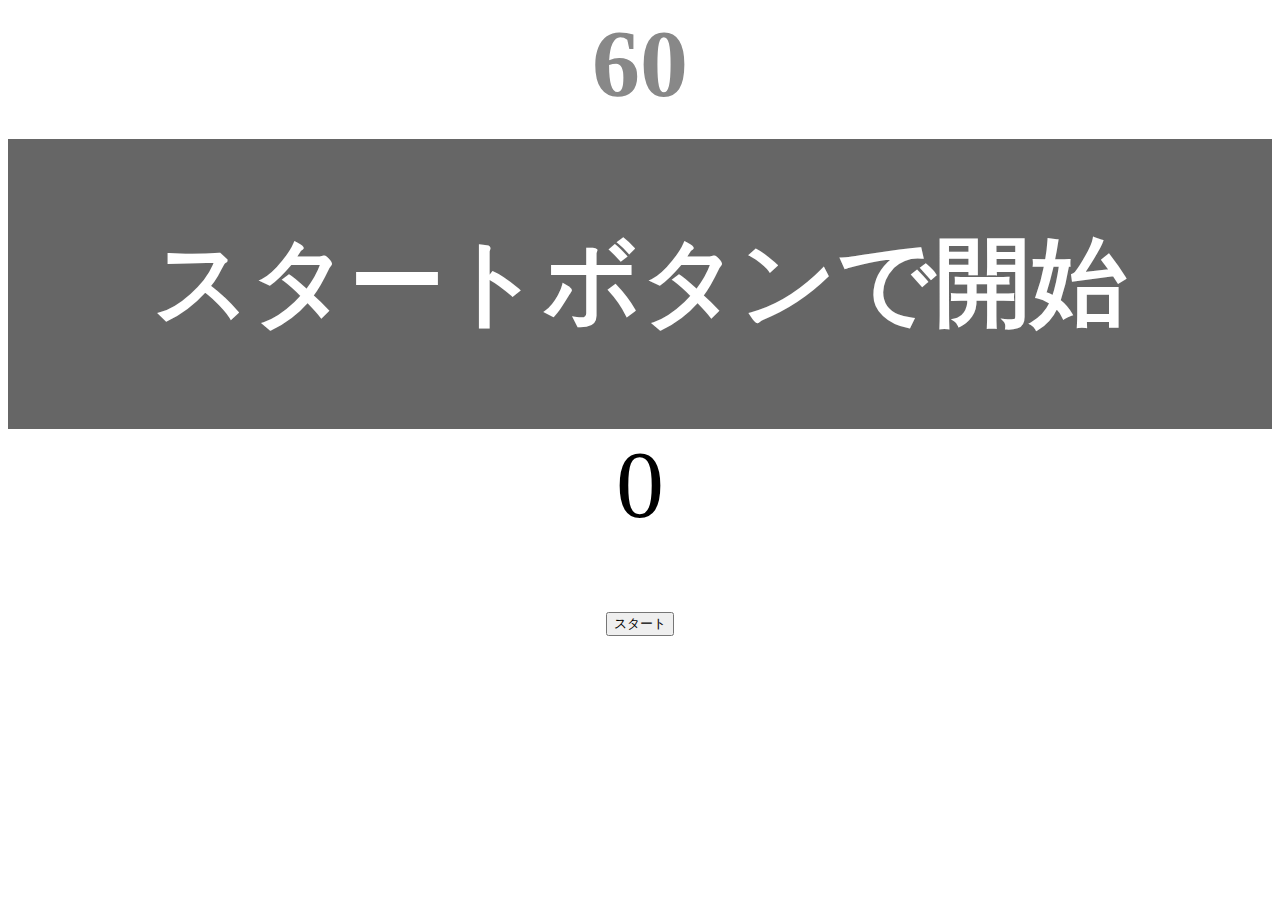
<file: kadai_001/index.html>
<!DOCTYPE html>
<html lang="ja">
<head>
  <title>タイピングゲーム</title>
  <meta charset="UTF-8">
  <meta name="description" content="【JavaScript応用編】簡易的なタイピングゲームです。">
  <meta name="viewport" content="width=device-width, initial-scale=1.0">
  <link rel="stylesheet" href="style.css">
</head>
<body>
  <p id="count" class="count">60</p>
  <div id="wrap" class="wrap">
    <span id="typed" class="typed"></span><span id="untyped"></span>
  </div>
  <div id="typeCount">0</div>
  <button id="start">スタート</button>
  <script type="text/javascript" src="main.js"></script>
</body>
</html>
</file>
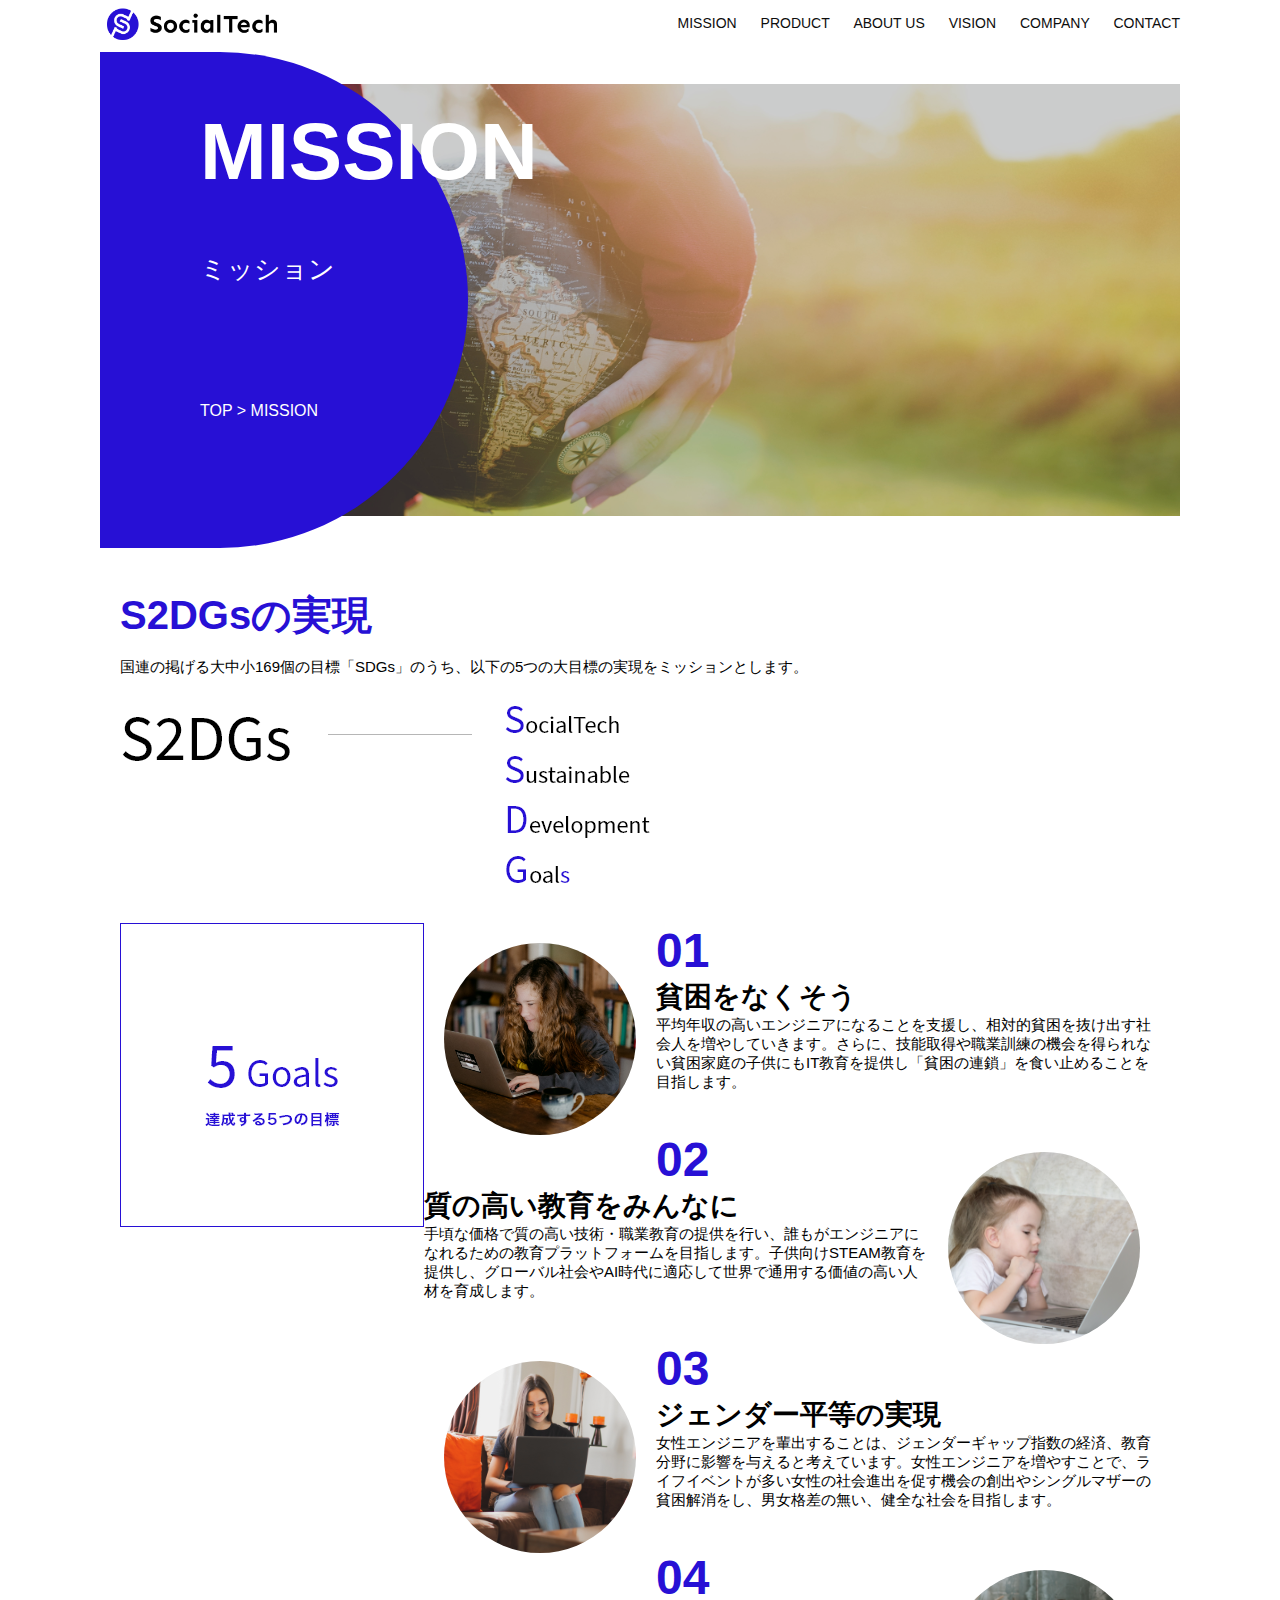
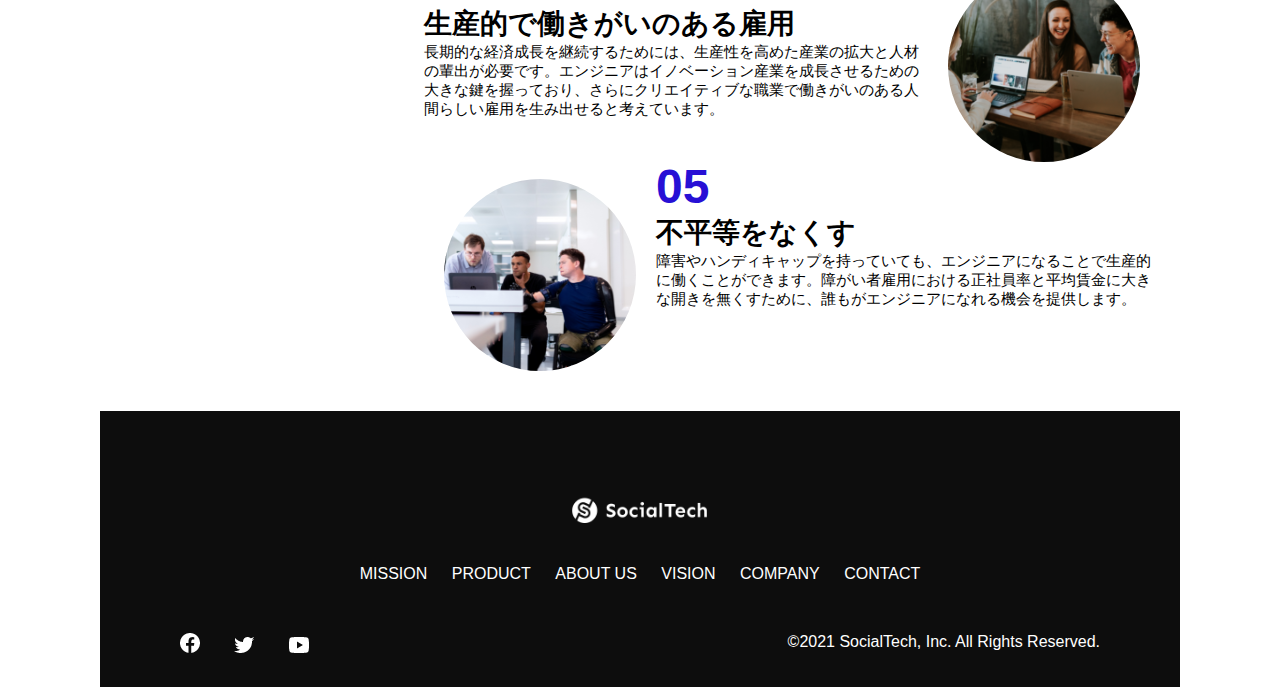
<file: kadai_010/mission.html>
<!DOCTYPE html>
<html>

<head>
  <title>SocialTech - MISSON ミッション -</title>
  <meta charset="utf-8">
  <meta name="description" content="SocialTechが目指す5つの目標（S2DGs）を紹介します">
  <meta name="viewport" content="width=device-width, initial-scale=1.0">
  <link rel="stylesheet" href="style.css">
</head>

<body>
  <!-- ヘッダー -->
  <header>
    <!-- ロゴ -->
    <a href="index.html" id="logo"><img src="images/logo.png" alt="トップページに戻る"></a>

    <!-- PC用ナビゲーション -->
    <nav id="nav-pc">
      <a href="mission.html">MISSION</a>
      <a href="product.html">PRODUCT</a>
      <a href="index.html#aboutus">ABOUT US</a>
      <a href="index.html#vision">VISION</a>
      <a href="index.html#company">COMPANY</a>
      <a href="index.html#contact">CONTACT</a>
    </nav>

    <!-- スマホ用メニューボタン -->
    <img id="menu-sp" src="images/button-menu.png" alt="ナビゲーションを開く"
      onclick="document.getElementById('nav-sp').style.display = 'block'">

    <!-- スマホ用ナビゲーション -->
    <nav id="nav-sp">
      <img id="close" src="images/button-close.png" alt="ナビゲーションを閉じる"
        onclick="document.getElementById('nav-sp').style.display = 'none'">
      <a id="logo-sp" href="index.html" onclick="document.getElementById('nav-sp').style.display = 'none'"><img
          src="images/logo-sp.png" alt="トップページに戻る"></a>
      <a class="menu" href="mission.html" onclick="document.getElementById('nav-sp').style.display = 'none'">MISSION</a>
      <a class="menu" href="product.html" onclick="document.getElementById('nav-sp').style.display = 'none'">PRODUCT</a>
      <a class="menu" href="index.html#aboutus" onclick="document.getElementById('nav-sp').style.display = 'none'">ABOUT
        US</a>
      <a class="menu" href="index.html#vision"
        onclick="document.getElementById('nav-sp').style.display = 'none'">VISION</a>
      <a class="menu" href="index.html#company"
        onclick="document.getElementById('nav-sp').style.display = 'none'">COMPANY</a>
      <a class="menu" href="index.html#contact"
        onclick="document.getElementById('nav-sp').style.display = 'none'">CONTACT</a>
      <div id="sns">
        <a href="https://www.facebook.com/sejuku2013"><img src="images/button-facebook.png" alt="Facebookのリンク"></a>
        <a href="https://twitter.com/samuraijuku"><img src="images/button-twitter.png" alt="Twitterのリンク"></a>
        <a href="https://www.youtube.com/channel/UCCFOQO5aDK0xXam4cUQXT8g"><img src="images/button-youtube.png"
            alt="YouTubeのリンク"></a>
      </div>
    </nav>
  </header>
  <main>
    <article>
      <section id="mission-main">
        <div id="mission-title">
          <h1>MISSION</h1>
          <span>ミッション</span>
          <div>TOP > MISSION</div>
        </div>
      </section>
      <section id="mission-s2dgs">
        <h2 class="mission-h2">S2DGsの実現</h2>
        <p>国連の掲げる大中小169個の目標「SDGs」のうち、以下の5つの大目標の実現をミッションとします。</p>
        <img src="images/mission/mission-s2dgs.png" alt="S2DGs">
      </section>
      <section id="mission-5goals">
        <div>
          <img id="s2dgs-image" src="images/mission/mission-5goals.png" alt="5Goals">
        </div>
        <div>
          <div>
            <img class="fivegoals-image-left" src="images/mission/mission-5goals01.png" alt="PCを操作する女の子">
            <span class="fivegoals-number">01</span>
            <h3 class="fivegoals-h3">貧困をなくそう</h3>
            <p class="fivegoals-p">
              平均年収の高いエンジニアになることを支援し、相対的貧困を抜け出す社会人を増やしていきます。さらに、技能取得や職業訓練の機会を得られない貧困家庭の子供にもIT教育を提供し「貧困の連鎖」を食い止めることを目指します。
            </p>
          </div>
          <div>
            <img class="fivegoals-image-right" src="images/mission/mission-5goals02.png" alt="PCを見つめる小さい女の子">
            <span class="fivegoals-number">02</span>
            <h3 class="fivegoals-h3">質の高い教育をみんなに</h3>
            <p class="fivegoals-p">
              手頃な価格で質の高い技術・職業教育の提供を行い、誰もがエンジニアになれるための教育プラットフォームを目指します。子供向けSTEAM教育を提供し、グローバル社会やAI時代に適応して世界で通用する価値の高い人材を育成します。
            </p>
          </div>
          <div>
            <img class="fivegoals-image-left" src="images/mission/mission-5goals03.png" alt="PCを操作する女性">

            <span class="fivegoals-number">03</span>
            <h3 class="fivegoals-h3">ジェンダー平等の実現</h3>
            <p class="fivegoals-p">
              女性エンジニアを輩出することは、ジェンダーギャップ指数の経済、教育分野に影響を与えると考えています。女性エンジニアを増やすことで、ライフイベントが多い女性の社会進出を促す機会の創出やシングルマザーの貧困解消をし、男女格差の無い、健全な社会を目指します。
            </p>
          </div>
          <div>
            <img class="fivegoals-image-right" src="images/mission/mission-5goals04.png" alt="笑顔で話し合う3人の男女">
            <span class="fivegoals-number">04</span>
            <h3 class="fivegoals-h3">生産的で働きがいのある雇用</h3>
            <p class="fivegoals-p">
              長期的な経済成長を継続するためには、生産性を高めた産業の拡大と人材の輩出が必要です。エンジニアはイノベーション産業を成長させるための大きな鍵を握っており、さらにクリエイティブな職業で働きがいのある人間らしい雇用を生み出せると考えています。
            </p>
          </div>
          <div>
            <img class="fivegoals-image-left" src="images/mission/mission-5goals05.png" alt="障害を持つ男性が生き生きと働く様子">
            <span class="fivegoals-number">05</span>
            <h3 class="fivegoals-h3">不平等をなくす</h3>
            <p class="fivegoals-p">
              障害やハンディキャップを持っていても、エンジニアになることで生産的に働くことができます。障がい者雇用における正社員率と平均賃金に大きな開きを無くすために、誰もがエンジニアになれる機会を提供します。
            </p>
          </div>
        </div>
      </section>
    </article>
    <footer>
      <div id="footer-logo">
        <img src="images/logo-sp.png" alt="SocialTech">
      </div>
      <div id="footer-link">
        <a href="mission.html">MISSION</a>
        <a href="product.html">PRODUCT</a>
        <a href="index.html#aboutus">ABOUT US</a>
        <a href="index.html#vision">VISION</a>
        <a href="index.html#company">COMPANY</a>
        <a href="index.html#contact">CONTACT</a>
      </div>
      <div id="sns-footer">
        <a href="https://www.facebook.com/sejuku2013"><img src="images/button-facebook.png" alt="Facebookのリンク"></a>
        <a href="https://twitter.com/samuraijuku"><img src="images/button-twitter.png" alt="Twitterのリンク"></a>
        <a href="https://www.youtube.com/channel/UCCFOQO5aDK0xXam4cUQXT8g"><img src="images/button-youtube.png"
            alt="YouTubeのリンク"></a>
        <span id="copyright">&copy;2021 SocialTech, Inc. All Rights Reserved. <span>
      </div>
    </footer>
  </main>
</body>

</html>
</file>
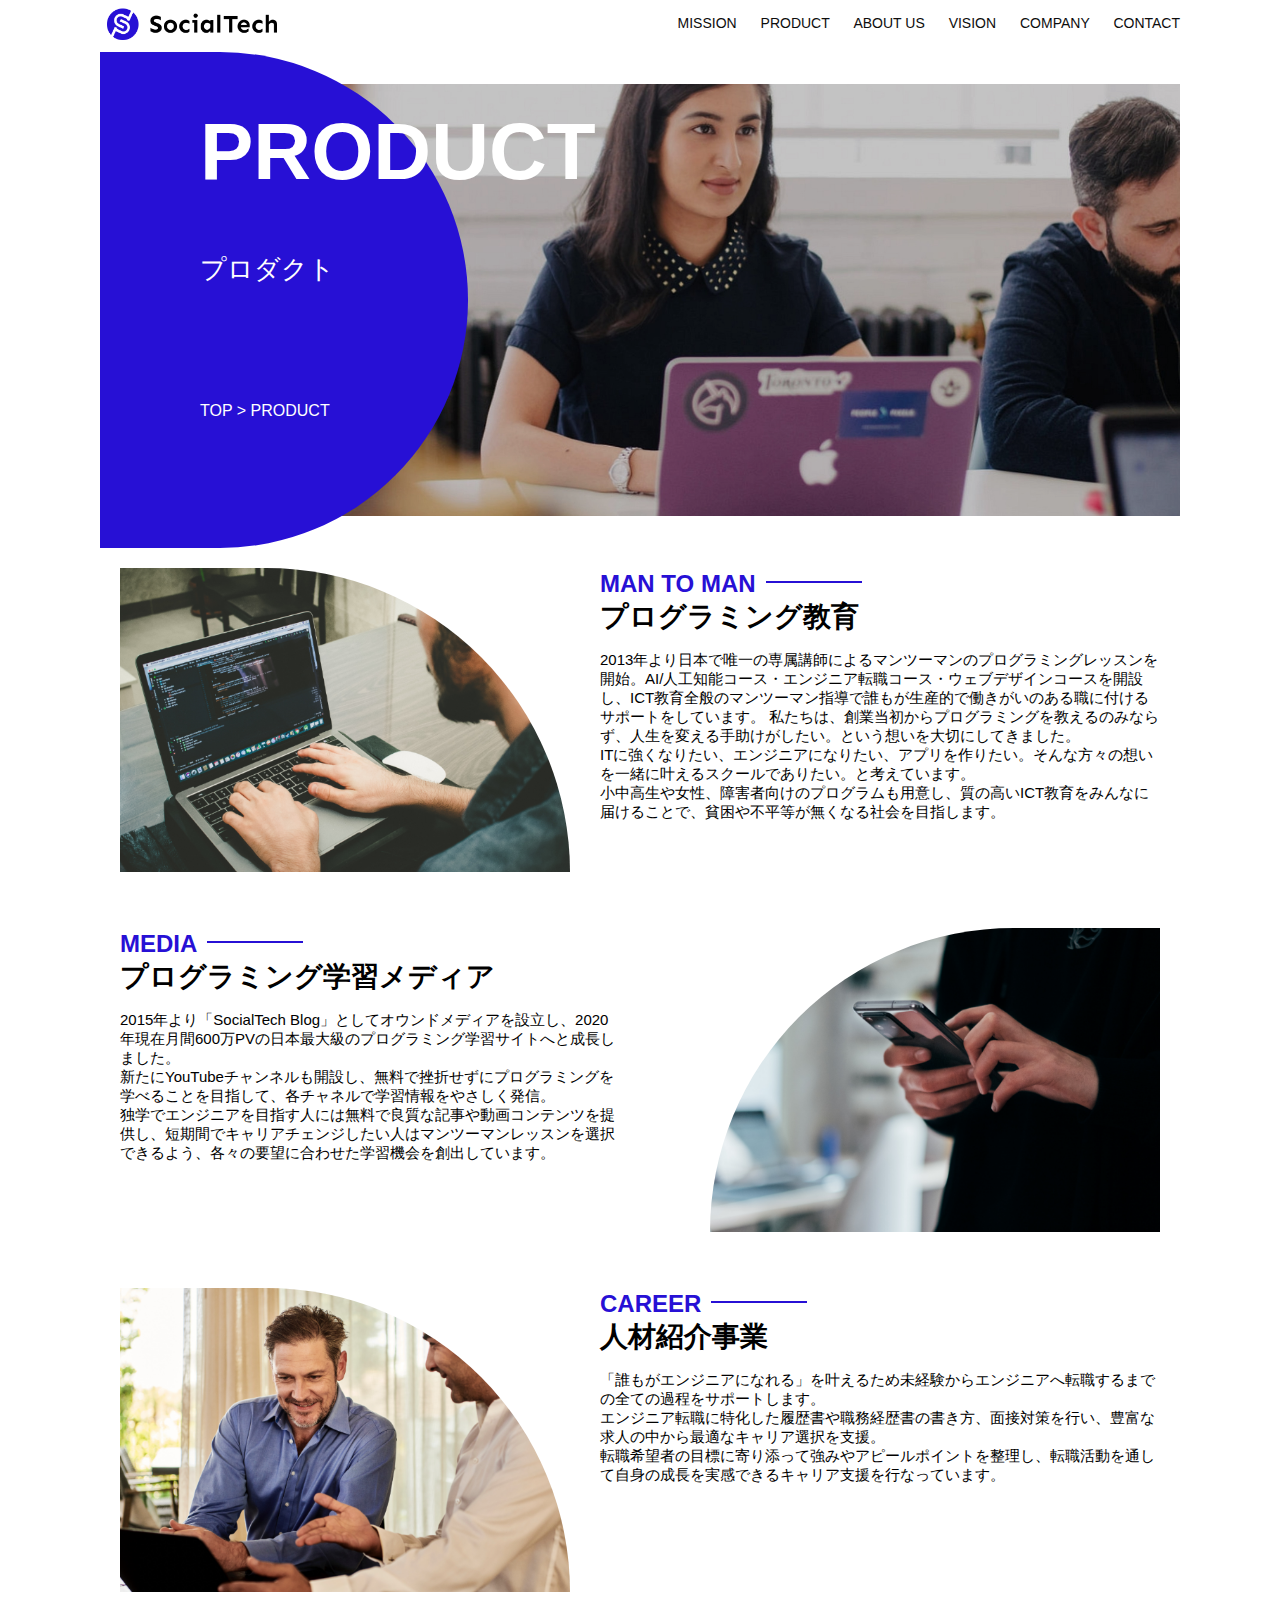
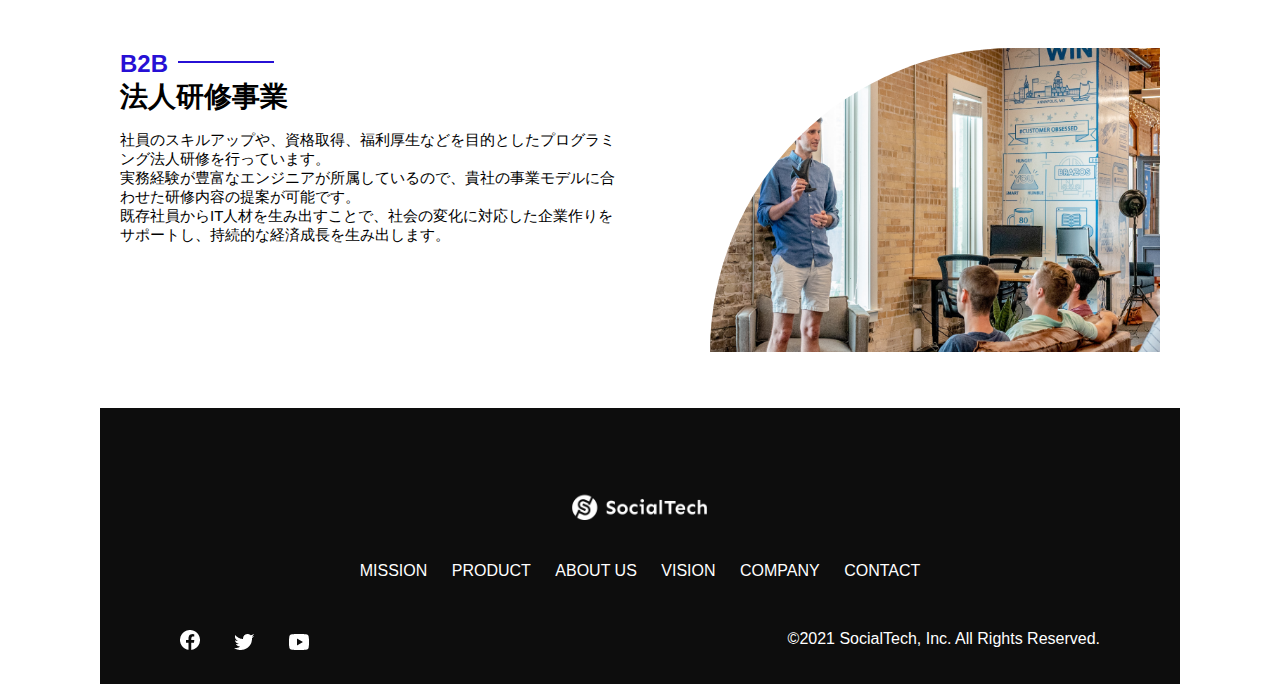
<file: kadai_010/product.html>
<!DOCTYPE html>
<html>

<head>
  <title>SocialTech -PRODUCT プロダクト- </title>
  <meta charset="utf-8">
  <meta name="description" content="SocialTechの4つのプロダクトを紹介します">
  <meta name="viewport" content="width=device-width, initial-scale=1.0">
  <link rel="stylesheet" href="style.css">
</head>

<body>
  <!-- ヘッダー -->
  <header>
    <!-- ロゴ -->
    <a href="index.html" id="logo"><img src="images/logo.png" alt="トップページに戻る"></a>

    <!-- PC用ナビゲーション -->
    <nav id="nav-pc">
      <a href="mission.html">MISSION</a>
      <a href="product.html">PRODUCT</a>
      <a href="index.html#aboutus">ABOUT US</a>
      <a href="index.html#vision">VISION</a>
      <a href="index.html#company">COMPANY</a>
      <a href="index.html#contact">CONTACT</a>
    </nav>

    <!-- スマホ用メニューボタン -->
    <img id="menu-sp" src="images/button-menu.png" alt="ナビゲーションを開く"
      onclick="document.getElementById('nav-sp').style.display = 'block'">

    <!-- スマホ用ナビゲーション -->
    <nav id="nav-sp">
      <img id="close" src="images/button-close.png" alt="ナビゲーションを閉じる"
        onclick="document.getElementById('nav-sp').style.display = 'none'">
      <a id="logo-sp" href="index.html" onclick="document.getElementById('nav-sp').style.display = 'none'"><img
          src="images/logo-sp.png" alt="トップページに戻る"></a>
      <a class="menu" href="mission.html" onclick="document.getElementById('nav-sp').style.display = 'none'">MISSION</a>
      <a class="menu" href="product.html" onclick="document.getElementById('nav-sp').style.display = 'none'">PRODUCT</a>
      <a class="menu" href="index.html#aboutus" onclick="document.getElementById('nav-sp').style.display = 'none'">ABOUT
        US</a>
      <a class="menu" href="index.html#vision"
        onclick="document.getElementById('nav-sp').style.display = 'none'">VISION</a>
      <a class="menu" href="index.html#company"
        onclick="document.getElementById('nav-sp').style.display = 'none'">COMPANY</a>
      <a class="menu" href="index.html#contact"
        onclick="document.getElementById('nav-sp').style.display = 'none'">CONTACT</a>
      <div id="sns">
        <a href="https://www.facebook.com/sejuku2013"><img src="images/button-facebook.png" alt="Facebookのリンク"></a>
        <a href="https://twitter.com/samuraijuku"><img src="images/button-twitter.png" alt="Twitterのリンク"></a>
        <a href="https://www.youtube.com/channel/UCCFOQO5aDK0xXam4cUQXT8g"><img src="images/button-youtube.png"
            alt="YouTubeのリンク"></a>
      </div>
    </nav>
  </header>
  <main>
    <article>
      <section id="product-main">
        <div id="product-title">
          <h1>PRODUCT</h1>
          <span>プロダクト</span>
          <div>TOP > PRODUCT</div>
        </div>
      </section>
      <section class="product-section1">
        <img src="images/product/product-mantoman.png" alt="PCでコードを書く男性">
        <div>
          <h2 class="product-h2">MAN TO MAN</h2>
          <h3 class="product-h3">プログラミング教育</h3>
          <p>
            2013年より日本で唯一の専属講師によるマンツーマンのプログラミングレッスンを開始。AI/人工知能コース・エンジニア転職コース・ウェブデザインコースを開設し、ICT教育全般のマンツーマン指導で誰もが生産的で働きがいのある職に付けるサポートをしています。
            私たちは、創業当初からプログラミングを教えるのみならず、人生を変える手助けがしたい。という想いを大切にしてきました。<br>ITに強くなりたい、エンジニアになりたい、アプリを作りたい。そんな方々の想いを一緒に叶えるスクールでありたい。と考えています。<br>小中高生や女性、障害者向けのプログラムも用意し、質の高いICT教育をみんなに届けることで、貧困や不平等が無くなる社会を目指します。
          </p>
        </div>
      </section>
      <section class="product-section2">
        <div>
          <h2 class="product-h2">MEDIA</h2>
          <h3 class="product-h3">プログラミング学習メディア</h3>
          <p>2015年より「SocialTech
            Blog」としてオウンドメディアを設立し、2020年現在月間600万PVの日本最大級のプログラミング学習サイトへと成長しました。<br>新たにYouTubeチャンネルも開設し、無料で挫折せずにプログラミングを学べることを目指して、各チャネルで学習情報をやさしく発信。<br>独学でエンジニアを目指す人には無料で良質な記事や動画コンテンツを提供し、短期間でキャリアチェンジしたい人はマンツーマンレッスンを選択できるよう、各々の要望に合わせた学習機会を創出しています。
          </p>
        </div>
        <img src="images/product/product-media.png" alt="スマートフォンを操作する人">
      </section>
      <section class="product-section1">
        <img src="images/product/product-career.png" alt="笑顔で話し合う2人の男性">
        <div>
          <h2 class="product-h2">CAREER</h2>
          <h3 class="product-h3">人材紹介事業</h3>
          <p>
            「誰もがエンジニアになれる」を叶えるため未経験からエンジニアへ転職するまでの全ての過程をサポートします。<br>エンジニア転職に特化した履歴書や職務経歴書の書き方、面接対策を行い、豊富な求人の中から最適なキャリア選択を支援。<br>転職希望者の目標に寄り添って強みやアピールポイントを整理し、転職活動を通して自身の成長を実感できるキャリア支援を行なっています。<br>
          </p>
        </div>
      </section>
      <section class="product-section2">
        <div>
          <h2 class="product-h2">B2B</h2>
          <h3 class="product-h3">法人研修事業</h3>
          <p>
            社員のスキルアップや、資格取得、福利厚生などを目的としたプログラミング法人研修を行っています。<br>実務経験が豊富なエンジニアが所属しているので、貴社の事業モデルに合わせた研修内容の提案が可能です。<br>既存社員からIT人材を生み出すことで、社会の変化に対応した企業作りをサポートし、持続的な経済成長を生み出します。
          </p>
        </div>
        <img src="images/product/product-b2b.png" alt="講演中の男性とそれを聴く人々">
      </section>
    </article>
    <footer>
      <div id="footer-logo">
        <img src="images/logo-sp.png" alt="SocialTech">
      </div>
      <div id="footer-link">
        <a href="mission.html">MISSION</a>
        <a href="product.html">PRODUCT</a>
        <a href="index.html#aboutus">ABOUT US</a>
        <a href="index.html#vision">VISION</a>
        <a href="index.html#company">COMPANY</a>
        <a href="index.html#contact">CONTACT</a>
      </div>
      <div id="sns-footer">
        <a href="https://www.facebook.com/sejuku2013"><img src="images/button-facebook.png" alt="Facebookのリンク"></a>
        <a href="https://twitter.com/samuraijuku"><img src="images/button-twitter.png" alt="Twitterのリンク"></a>
        <a href="https://www.youtube.com/channel/UCCFOQO5aDK0xXam4cUQXT8g"><img src="images/button-youtube.png"
            alt="YouTubeのリンク"></a>
        <span id="copyright">&copy;2021 SocialTech, Inc. All Rights Reserved. <span>
      </div>
    </footer>
  </main>
</body>

</html>
</file>
<file: kadai_001/style.css>
/* タイピングゲーム全体 */
 body {
    font-size: 6em; 
    text-align: center;
  }
  
  /* ゲームの残り秒数が表示されるタイマーの領域 */
  .count {
    margin: 0;
    font-weight: bold;
    color: #888;
  }
  
  /* テキストが表示される領域 */
  .wrap {
    margin-top: 20px;
    padding: 80px 40px;
    background-color: #666;
    font-weight: bold;
    color: #fff;
  }
  
  /* 正しくタイプされた場合のテキスト */
  .typed {
    color: lightgreen;
  }
  
  /* ミスタイプの場合の背景 */
  .mistyped {
    background-color: red;
  }
</file>
<file: kadai_010/style.css>
/* PC、スマホ共通スタイル */
body {
  font-family: "Source Sans Pro", "Hiragino Kaku Gothic ProN", Meiryo, Arial,
    sans-serif;
}

p {
  font-size: 15px;
}

.arrow-right {
  color: #2710d5;
}

#submit {
  margin-top: 50px;
}

/*================
 PC用のスタイル
=================*/
@media screen and (min-width: 768px) {

  /* PC用カルーセル設定 */
  .carousel {
    width: 885px;
    margin-left: 20px;
  }

  .carouselImg {
    width: 885px;
  }

  /* 横幅設定 */
  body {
    max-width: 1080px;
    min-width: 900px;
    margin: 0 auto 0 auto;
  }

  /* ヘッダー */
  header {
    display: flex;
    justify-content: space-between;
  }

  /* ナビゲーションのレイアウト */
  #nav-pc {
    text-align: right;
    font-size: 14px;
    padding-top: 15px;
  }

  /* ナビゲーションのリンクの装飾設定 */
  #nav-pc>a {
    text-decoration: none;
    margin-left: 20px;
  }

  #nav-pc>a:link {
    color: #0d0d0d;
  }

  #nav-pc>a:visited {
    color: #0d0d0d;
  }

  #nav-pc>a:hover {
    color: #0d0d0d;
    text-decoration: underline;
  }

  #nav-pc>a:active {
    color: #0d0d0d;
  }

  /* スマホ用ナビを非表示 */
  #nav-sp,
  #menu-sp {
    display: none;
  }

  /* メインビジュアル*/
  #main-visual {
    position: relative;
    height: 400px;
  }

  #main-message {
    position: absolute;
    top: 0;
    left: 0;
    background-color: #2710d5;
    color: #ffffff;
    border-radius: 0 0 476px 0;
    max-width: 620px;
    height: 100%;
    width: 100%;
    z-index: 11;
  }

  #main-message>h1 {
    font-size: 60px;
    font-weight: bold;
    margin: 100px 0 0 50px;
  }

  #main-message>p {
    font-size: 28px;
    margin: 0 0 0 50px;
  }

  #main-visual>img {
    max-width: 620px;
    border-radius: 476px 0 0 0;
    position: absolute;
    top: 0;
    right: 0;
    z-index: 10;
  }

  /*見出し*/
  h2 {
    margin: 40px 0 0 0;
  }

  h2::after {
    content: url("images/line.png");
    margin-left: 10px;
  }

  h3 {
    font-size: 27px;
  }

  /* ミッション */
  #mission {
    margin: 80px auto 80px auto;
    width: 100%;
  }

  #mission-flex {
    width: 100%;
    display: flex;
  }

  #mission-flex>div {
    width: 50%;
    margin: 20px;
  }

  #mission-photo {
    width: 100%;
  }

  #s2dgs {
    margin-top: 50px;
  }

  /* プロダクト */
  #product {
    background-color: #fafafa;
    width: 100%;
    margin: 80px 0 80px 0;
    padding: 10px 40px 0px 40px;
  }

  /* 外枠 */
  #product>div {
    margin-top: 40px;
    display: flex;
  }

  /* 左のカラム */
  #product-left {
    width: 50%;
    margin-right: 20px;
  }

  /* 右のカラム */
  #product-right {
    width: 50%;
    margin-left: 20px;
    margin-top: 80px;
  }

  /* 写真＋説明の枠 */
  #product-left>div {
    position: relative;
    height: 480px;
    margin-right: 20px;
  }

  #product-right>div {
    position: relative;
    height: 480px;
    margin-right: 20px;
  }

  /* 写真*/
  .product-photo {
    width: 100%;
  }

  /* 説明文の枠 */
  .product-explain {
    background-color: #ffffff;
    position: absolute;
    left: 0;
    top: 280px;
    margin: 0 40px 0 40px;
    padding: 20px;
    box-shadow: 5px 5px 10px rgba(0, 0, 0, 0.05);
  }

  /* 説明文の英語 */
  .product-explain>span {
    color: #2710d5;
    font-weight: bold;
    font-size: 16px;
    margin: 0px;
  }

  /* 説明文の見出し */
  .product-explain>h3 {
    margin: 5px 0 5px 0;
  }

  /* 説明文 */
  .product-explain>p {
    margin: 0;
  }

  /* もっと見るボタン */
  #product-more {
    margin: 0 auto -42px auto;
  }

  /* ABOUT US */
  #aboutus {
    margin: 80px auto 80px auto;
  }

  /* ３つの組織文化と写真を入れる枠 */
  #aboutus>div {
    display: flex;
  }

  /* 写真 */
  .culture-img {
    width: 100%;
    align-self: flex-start;
  }

  .culture-img2 {
    margin-top: 50px;
    width: 100%;
  }

  /* 3つの組織文化の表 */
  .culture-table {
    margin-right: 50px;
  }

  /* 番号 */
  .culture-num {
    font-size: 80px;
    color: #2710d5;
    margin: 0 20px 0 0;
  }

  /* 組織文化英語 */
  .culture-en {
    color: #2710d5;
    font-weight: bold;
    font-size: 24px;
    display: block;
  }

  /* 組織文化日本語 */
  .culture-jp {
    font-size: 28px;
    font-weight: bold;
  }

  /* 説明文 */
  .culture-description {
    margin: 0;
  }

  /* ビジョン */
  #vision {
    margin: 80px auto 80px auto;
  }

  /* セクション内の外枠*/
  #vision>div {
    width: 100%;
    display: flex;
    justify-content: space-between;
    flex-wrap: wrap;
  }

  /*7つの行動指針の枠*/
  .vision-box {
    width: 300px;
    height: 300px;
    margin-bottom: 30px;
    position: relative;
  }

  .vision-box>img {
    width: 100%;
    height: auto;
    position: absolute;
    top: 0;
    left: 0;
    z-index: 30;
  }

  .vision-box>span {
    position: absolute;
    top: 0;
    left: 0;
    z-index: 31;
    margin-right: 20px;
  }

  .vision-box>span>h4 {
    color: #2710d5;
    font-size: 24px;
    margin: 80px 0 0 0;
  }

  .vision-box>span>h4::first-letter {
    font-size: 40px;
  }

  .vision-box>span>h5 {
    font-size: 20px;
    margin: 0 0 0 0;
  }

  .vision-box>span>p {
    margin: 10px 0 0 0;
  }

  /*会社概要*/
  #company {
    margin: 80px auto 80px auto;
  }

  #company-table {
    width: 100%;
  }

  .tableheader {
    text-align: left;
    padding: 20px;
    border-bottom-color: #2710d5;
    border-bottom-width: 1px;
    border-bottom-style: solid;
    width: 100px;
  }

  .tableheader-first {
    text-align: left;
    padding: 20px;
    border-bottom-color: #2710d5;
    border-bottom-width: 1px;
    border-bottom-style: solid;
    border-top-color: #2710d5;
    border-top-width: 1px;
    border-top-style: solid;
    width: 100px;
  }

  .cell {
    padding: 30px;
    border-bottom-color: #ececec;
    border-bottom-width: 1px;
    border-bottom-style: solid;
  }

  .cell-first {
    padding: 30px;
    border-bottom-color: #ececec;
    border-bottom-width: 1px;
    border-bottom-style: solid;
    border-top-color: #ececec;
    border-top-width: 1px;
    border-top-style: solid;
  }

  #company>iframe {
    width: 100%;
    height: 368px;
    margin-top: 40px;
  }

  /* お問い合わせ */
  #contact {
    margin: 80px auto 80px auto;
  }

  /* 外枠 */
  #contact>form>div {
    display: flex;
    flex-direction: row;
    flex-wrap: wrap;
    padding-bottom: 30px;
  }

  /* 左列　見出し */
  .contact-heading {
    width: 240px;
    align-self: center;
  }

  /* 見出しのラベル */
  .contact-label {
    width: 200px;
    font-weight: bold;
  }

  /* 必須 */
  .contact-span {
    color: #ce2222;
    margin: 0 0 0 20px;
    font-weight: bold;
  }

  /* テキストボックス */
  .contact-textbox {
    border-top: 0px;
    border-left: 0px;
    border-right: 0px;
    border-bottom-width: 1px;
    border-bottom-color: #707070;
    border-style: solid;
    background-color: #fafafa;
    height: 56px;
    width: 400px;
  }

  /* お問い合わせ内容のテキストエリア */
  .contact-textarea {
    border-top: 0px;
    border-left: 0px;
    border-right: 0px;
    border-bottom-width: 1px;
    border-bottom-color: #707070;
    background-color: #fafafa;
    width: 400px;
    height: 200px;
  }

  /* 個人情報の取り扱い */
  details {
    width: 700px;
  }

  details>div {
    background-color: #fafafa;
    padding: 20px;
  }

  details>span {
    font-weight: bold;
  }

  /* フッター */
  footer {
    background-color: #0d0d0d;
    text-align: center;
    padding: 80px 80px 30px 80px;
  }

  #footer-logo {
    margin-bottom: 30px;
  }

  #footer-link {
    margin-bottom: 50px;
  }

  #footer-link>a {
    text-decoration: none;
    margin: 10px;
  }

  #footer-link>a:link {
    color: #ffffff;
  }

  #footer-link>a:visited {
    color: #ffffff;
  }

  #footer-link>a:hover {
    color: #ffffff;
    text-decoration: underline;
  }

  #footer-link>a:active {
    color: #ffffff;
  }

  #sns-footer {
    text-align: left;
    width: 100%;
  }

  #sns-footer>a {
    margin-right: 30px;
  }

  #copyright {
    color: #ffffff;
    text-align: right;
    float: right;
  }

  /* mission.html用スタイル */
  /* ミッションのメインビジュアル */
  #mission-main {
    height: 496px;
    width: 100%;
    background-image: url("images/mission/mission-main.png");
    background-repeat: no-repeat;
    background-position-y: center;
  }

  #mission-title {
    background-color: #2710d5;
    width: 368px;
    color: #ffffff;
    height: 496px;
    border-radius: 0 248px 248px 0;
    position: relative;
  }

  #mission-title>h1 {
    position: absolute;
    top: 0;
    left: 100px;
    font-size: 80px;
  }

  #mission-title>span {
    position: absolute;
    top: 200px;
    left: 100px;
    font-size: 26px;
  }

  #mission-title>div {
    position: absolute;
    top: 350px;
    left: 100px;
    font-size: 16px;
  }

  #mission-s2dgs {
    width: 100%;
    margin: 20px;
  }

  .mission-h2 {
    color: #2710d5;
    font-size: 40px;
  }

  .mission-h2::after {
    content: none;
  }

  #mission-5goals {
    margin: 20px;
    display: flex;
  }

  #mission-5goals>div {
    flex-grow: 1;
  }

  #mission-5goals>div>div {
    margin-bottom: 40px;
  }

  .fivegoals-image-right {
    float: right;
    margin: 20px;
  }

  .fivegoals-image-left {
    float: left;
    margin: 20px;
  }

  .fivegoals-number {
    color: #2710d5;
    font-size: 48px;
    font-weight: bold;
    margin: 0;
  }

  .fivegoals-h3 {
    font-size: 28px;
    margin: 0;
  }

  .fivegoals-p {
    margin: 0;
  }

  /* プロダクトページ */
  #product-main {
    height: 496px;
    width: 100%;
    background-image: url("images/product/product-main.png");
    background-repeat: no-repeat;
    background-position-y: center;
  }

  #product-title {
    background-color: #2710d5;
    width: 368px;
    color: #ffffff;
    height: 496px;
    border-radius: 0 248px 248px 0;
    position: relative;
  }

  #product-title>h1 {
    position: absolute;
    top: 0;
    left: 100px;
    font-size: 80px;
  }

  #product-title>span {
    position: absolute;
    top: 200px;
    left: 100px;
    font-size: 26px;
  }

  #product-title>div {
    position: absolute;
    top: 350px;
    left: 100px;
    font-size: 16px;
  }

  /* セクション1 */
  .product-section1 {
    position: relative;
    margin: 20px;
    height: 340px;
  }

  .product-section1>img {
    position: absolute;
    top: 0;
    left: 0;
    width: 450px;
    margin: 0 40px 30px 0;
    border-radius: 0 432px 0 0;
  }

  .product-section1>div {
    position: absolute;
    top: 0;
    left: 480px;
  }

  /*セクション２*/

  .product-section2 {
    position: relative;
    margin: 20px;
    height: 340px;
  }

  .product-section2>img {
    position: absolute;
    top: 0;
    right: 0;
    width: 450px;
    margin: 0 0 30px 40px;
    border-radius: 432px 0 0 0;
  }

  .product-section2>div {
    width: 500px;
    position: absolute;
    top: 0;
    left: 0;
  }

  .product-h2 {
    color: #2710d5;
    font-size: 24px;
    margin: 0;
  }

  .product-h3 {
    font-size: 28px;
    margin: 0;
  }
}

/*====================
 スマートフォン用のスタイル
=====================*/
@media screen and (max-width: 767px) {

  /* スマホ用カルーセル設定 */
  .carousel {
    width: 375px;
    margin: 0 auto 0 auto;
  }

  .carouselImg {
    width: 375px;
  }

  body {
    min-width: 375px;
    margin: 0;
  }

  /* PC用ナビゲーション非表示 */
  #nav-pc {
    display: none;
  }

  /* ハンバーガーメニュー */
  #menu-sp {
    position: absolute;
    top: 0px;
    right: 0px;
  }

  /* スマホ用ナビゲーションの表示切替*/
  /* 初期状態、レイアウトと非表示設定 */
  #nav-sp {
    background-color: #2710d5;
    position: absolute;
    left: 0;
    top: 0;
    height: 100%;
    width: 100%;
    display: none;
    z-index: 100;
  }

  /* ×ボタン */
  #close {
    position: absolute;
    top: 20px;
    right: 20px;
  }

  /* ナビゲーションメニュー用ロゴ */
  #logo-sp {
    margin: 80px 0 30px 20px;
  }

  /* ナビゲーションのリンクの装飾設定 */
  #nav-sp>a {
    display: block;
  }

  #nav-sp>a:link {
    color: #ffffff;
  }

  #nav-sp>a:visited {
    color: #ffffff;
  }

  #nav-sp>a:hover {
    color: #ffffff;
    text-decoration: underline;
  }

  #nav-sp>a:active {
    color: #ffffff;
  }

  #nav-sp>.menu {
    text-decoration: none;
    display: block;
    margin: 0 20px 0 20px;
    height: 44px;
    font-size: 16px;
    background-image: url("images/arrow.png");
    background-repeat: no-repeat;
    background-position: right top;
  }

  #sns {
    position: absolute;
    bottom: 20px;
    left: 20px;
  }

  #sns>a {
    margin-right: 30px;
  }

  /* メインビジュアル */
  #main-visual {
    position: relative;
    height: 470px;
    width: 100%;
    overflow: hidden;
  }

  #main-visual>div {
    position: absolute;
    top: 0;
    left: 0;
    background-color: #2710d5;
    color: white;
    border-radius: 0 0 476px 0;
    text-align: center;
    height: 280px;
    width: 100%;
    z-index: 11;
  }

  #main-visual>div>div {
    margin: 100px 0 auto 0;
  }

  #main-visual>div>h1 {
    font-size: 28px;
    margin: 90px 0 0 0;
  }

  #main-visual>div>p {
    margin: 0;
  }

  #main-visual>img {
    width: 100%;
    border-radius: 476px 0 0 0;

    z-index: 10;
    position: absolute;
    bottom: 0;
    right: 0;
  }

  /*見出し*/
  h2::after {
    content: url("images/line.png");
    margin-left: 10px;
  }

  h3 {
    font-size: 24px;
    margin: 10px 0 0 0;
  }

  /* ミッション */
  #mission {
    margin: 20px;
  }

  #mission-photo {
    width: 100%;
  }

  #s2dgs {
    width: 100%;
  }

  /* プロダクト */
  #product {
    background-color: #fafafa;
    padding-top: 10px;
  }

  #product h2 {
    margin-left: 20px;
  }

  /* 外枠 */
  /* 左右のカラム　スマホでは縦並び */
  #product-left,
  #product-right {
    margin-right: 20px;
    margin-left: 20px;
  }

  /* 写真＋説明の枠 */
  #product-left>div,
  #product-right>div {
    position: relative;
    height: 540px;
  }

  /* 説明文の枠 */
  .product-explain {
    background-color: #ffffff;
    position: absolute;
    left: 0;
    bottom: 50px;
    padding: 20px;
    box-shadow: 5px 5px 10px rgba(0, 0, 0, 0.05);
  }

  .product-explain>span {
    color: #2710d5;
    font-weight: bold;
    font-size: 16px;
    margin: 0px;
  }

  .product-explain>h3 {
    margin: 10px 0 10px 0;
  }

  /* 写真*/
  .product-photo {
    width: 100%;
  }

  #product-more>img {
    margin: 0 0 -42px 20px;
  }

  /* ABOUT US */
  #aboutus {
    margin: 80px 20px 80px 20px;
  }

  #aboutus>div {
    display: flex;
    flex-direction: column;
  }

  .culture-table {
    width: 100%;
    padding-right: 20px;
    order: 2;
  }

  .culture-img {
    width: 100%;
    order: 1;
  }

  .culture-img2 {
    width: 100%;
  }

  .culture-num {
    font-size: 80px;
    color: #2710d5;
  }

  .culture-en {
    color: #2710d5;
    font-weight: bold;
    font-size: 24px;
    display: block;
  }

  .culture-jp {
    display: block;
  }

  .culture-description {
    margin: 0;
  }

  /* ビジョン */
  #vision {
    margin: 80px 20px 80px 20px;
  }

  .vision-box {
    width: 300px;
    height: 300px;
    margin-bottom: 30px;
    position: relative;
  }

  .vision-box>img {
    width: 100%;
    height: auto;
    position: absolute;
    top: 0;
    left: 0;
    z-index: 30;
  }

  .vision-box>span {
    position: absolute;
    top: 0;
    left: 0;
    z-index: 31;
    margin-right: 20px;
  }

  .vision-box>span>h4 {
    color: #2710d5;
    font-size: 24px;
    margin: 60px 0 0 0;
  }

  .vision-box>span>h5 {
    font-size: 20px;
    margin: 0 0 0 0;
  }

  .vision-box>span>p {
    margin: 10px 0 0 0;
  }

  /*会社概要*/
  #company {
    margin: 0 20px 0 20px;
  }

  #company>h3 {
    margin-bottom: 20px;
  }

  #company-table {
    width: 100%;
  }

  .tableheader-first {
    text-align: left;
    padding: 20px;
    border-bottom-color: #2710d5;
    border-bottom-width: 1px;
    border-bottom-style: solid;
    border-top-color: #2710d5;
    border-top-width: 1px;
    border-top-style: solid;
    width: 50px;
  }

  .tableheader {
    text-align: left;
    padding: 20px;
    border-bottom-color: #2710d5;
    border-bottom-width: 1px;
    border-bottom-style: solid;
    width: 50px;
  }

  .cell-first {
    padding: 20px;
    border-bottom-color: #ececec;
    border-bottom-width: 1px;
    border-bottom-style: solid;
    border-top-color: #ececec;
    border-top-width: 1px;
    border-top-style: solid;
  }

  .cell {
    padding: 20px;
    border-bottom-color: #ececec;
    border-bottom-width: 1px;
    border-bottom-style: solid;
  }

  #company>iframe {
    width: 100%;
    height: 240px;
    margin: 40px 0 0 0;
  }

  /* お問い合わせ */
  #contact {
    margin: 80px 20px 80px 20px;
  }

  #contact>h3 {
    margin-bottom: 20px;
  }

  #contact>form>div {
    margin-bottom: 20px;
  }

  .contact-heading {
    margin-bottom: 20px;
  }

  /* ラベル */
  .contact-label {
    width: 200px;
    font-weight: bold;
  }

  /* 必須 */
  .contact-span {
    color: #ce2222;
    margin: 0 0 0 20px;
    font-weight: bold;
  }

  .contact-textbox {
    height: 56px;
    border-top: 0px;
    border-left: 0px;
    border-right: 0px;
    background-color: #fafafa;
    border-bottom-width: 1px;
    border-bottom-color: #707070;
    border-style: solid;
    min-width: 300px;
    width: 100%;
  }

  .contact-textarea {
    height: 150px;
    border-top: 0px;
    border-left: 0px;
    border-right: 0px;
    background-color: #fafafa;
    width: 100%;
  }

  .radiobutton {
    margin-bottom: 20px;
  }

  /* .radiobutton + label::after {
        content: "\A";
        white-space: pre;
    } */

  /* フッター */
  footer {
    background-color: #0d0d0d;
    padding: 30px 20px 50px 20px;
  }

  #footer-logo {
    margin-bottom: 30px;
  }

  #footer-link {
    margin-bottom: 50px;
  }

  #footer-link>a {
    text-decoration: none;
    margin: 0 20px 30px 0;
    display: block;

    background-image: url("images/arrow.png");
    background-repeat: no-repeat;
    background-position: right top;
  }

  #footer-link>a:link {
    color: #ffffff;
  }

  #footer-link>a:visited {
    color: #ffffff;
  }

  #footer-link>a:hover {
    color: #ffffff;
    text-decoration: underline;
  }

  #footer-link>a:active {
    color: #ffffff;
  }

  #sns-footer {
    display: block;
    width: 100%;
  }

  #sns-footer>a {
    margin-right: 30px;
  }

  #copyright {
    font-size: 12px;
    display: block;
    margin-top: 30px;
    color: #ffffff;
  }

  /* mission.html用スタイル */
  /* ミッションのメインビジュアル */
  #mission-main {
    height: 256px;
    width: 100%;
    background-image: url("images/mission/mission-main.png");
    background-repeat: no-repeat;
    background-position-y: center;
    background-size: auto 208px;
  }

  #mission-title {
    background-color: #2710d5;
    width: 136px;
    color: #ffffff;
    height: 256px;
    border-radius: 0 248px 248px 0;
    position: relative;
  }

  #mission-title>h1 {
    position: absolute;
    top: 0;
    left: 20px;
    font-size: 40px;
  }

  #mission-title>span {
    position: absolute;
    top: 110px;
    left: 20px;
    font-size: 18px;
  }

  #mission-title>div {
    position: absolute;
    top: 180px;
    left: 20px;
    font-size: 13px;
  }

  /* ミッションページ　S2DGSの設定 */
  #mission-s2dgs {
    margin: 20px;
  }

  .mission-h2 {
    color: #2710d5;
    font-size: 38px;
    margin: 0px;
  }

  .mission-h2::after {
    content: none;
  }

  #mission-s2dgs>img {
    width: 100%;
  }

  #section-s2dgs>img {
    width: 100%;
  }

  /* ミッションページ　5つのゴールの設定 */
  #mission-5goals {
    margin: 20px;
  }

  #mission-5goals>div>div {
    margin-bottom: 40px;
  }

  #s2dgs-image {
    width: 100%;
  }

  .fivegoals-image-right {
    margin: 20px auto 20px auto;
    display: block;
  }

  .fivegoals-image-left {
    margin: 20px auto 20px auto;
    display: block;
  }

  .fivegoals-number {
    color: #2710d5;
    font-size: 48px;
    margin: 0;
  }

  .fivegoals-h3 {
    font-size: 28px;
    margin: 0;
  }

  .fivegoals-p {
    margin: 0;
  }

  /* プロダクトページ */

  #product-main {
    height: 256px;
    width: 100%;
    background-image: url("images/product/product-main.png");
    background-repeat: no-repeat;
    background-position-y: center;
    background-size: auto 208px;
  }

  #product-title {
    background-color: #2710d5;
    width: 136px;
    color: #ffffff;
    height: 256px;
    border-radius: 0 248px 248px 0;
    position: relative;
  }

  #product-title>h1 {
    position: absolute;
    top: 0;
    left: 20px;
    font-size: 40px;
  }

  #product-title>span {
    position: absolute;
    top: 110px;
    left: 20px;
    font-size: 18px;
  }

  #product-title>div {
    position: absolute;
    top: 180px;
    left: 20px;
    font-size: 13px;
  }

  .product-section1 {
    margin: 20px;
  }

  .product-section1>img {
    width: 100%;
    border-radius: 0 300px 0 0;
  }

  .product-section1>div {}

  .product-section2 {
    margin: 20px;

    display: flex;
    flex-direction: column;
  }

  .product-section2>img {
    order: 1;
    width: 100%;
    border-radius: 300px 0 0 0;
  }

  .product-section2>div {
    order: 2;
  }

  .product-h2 {
    color: #2710d5;
    font-size: 24px;
    /* width: 250px; */
    margin: 0;
  }

  .product-h3 {
    font-size: 28px;
    margin: 0;
  }
}
</file>
